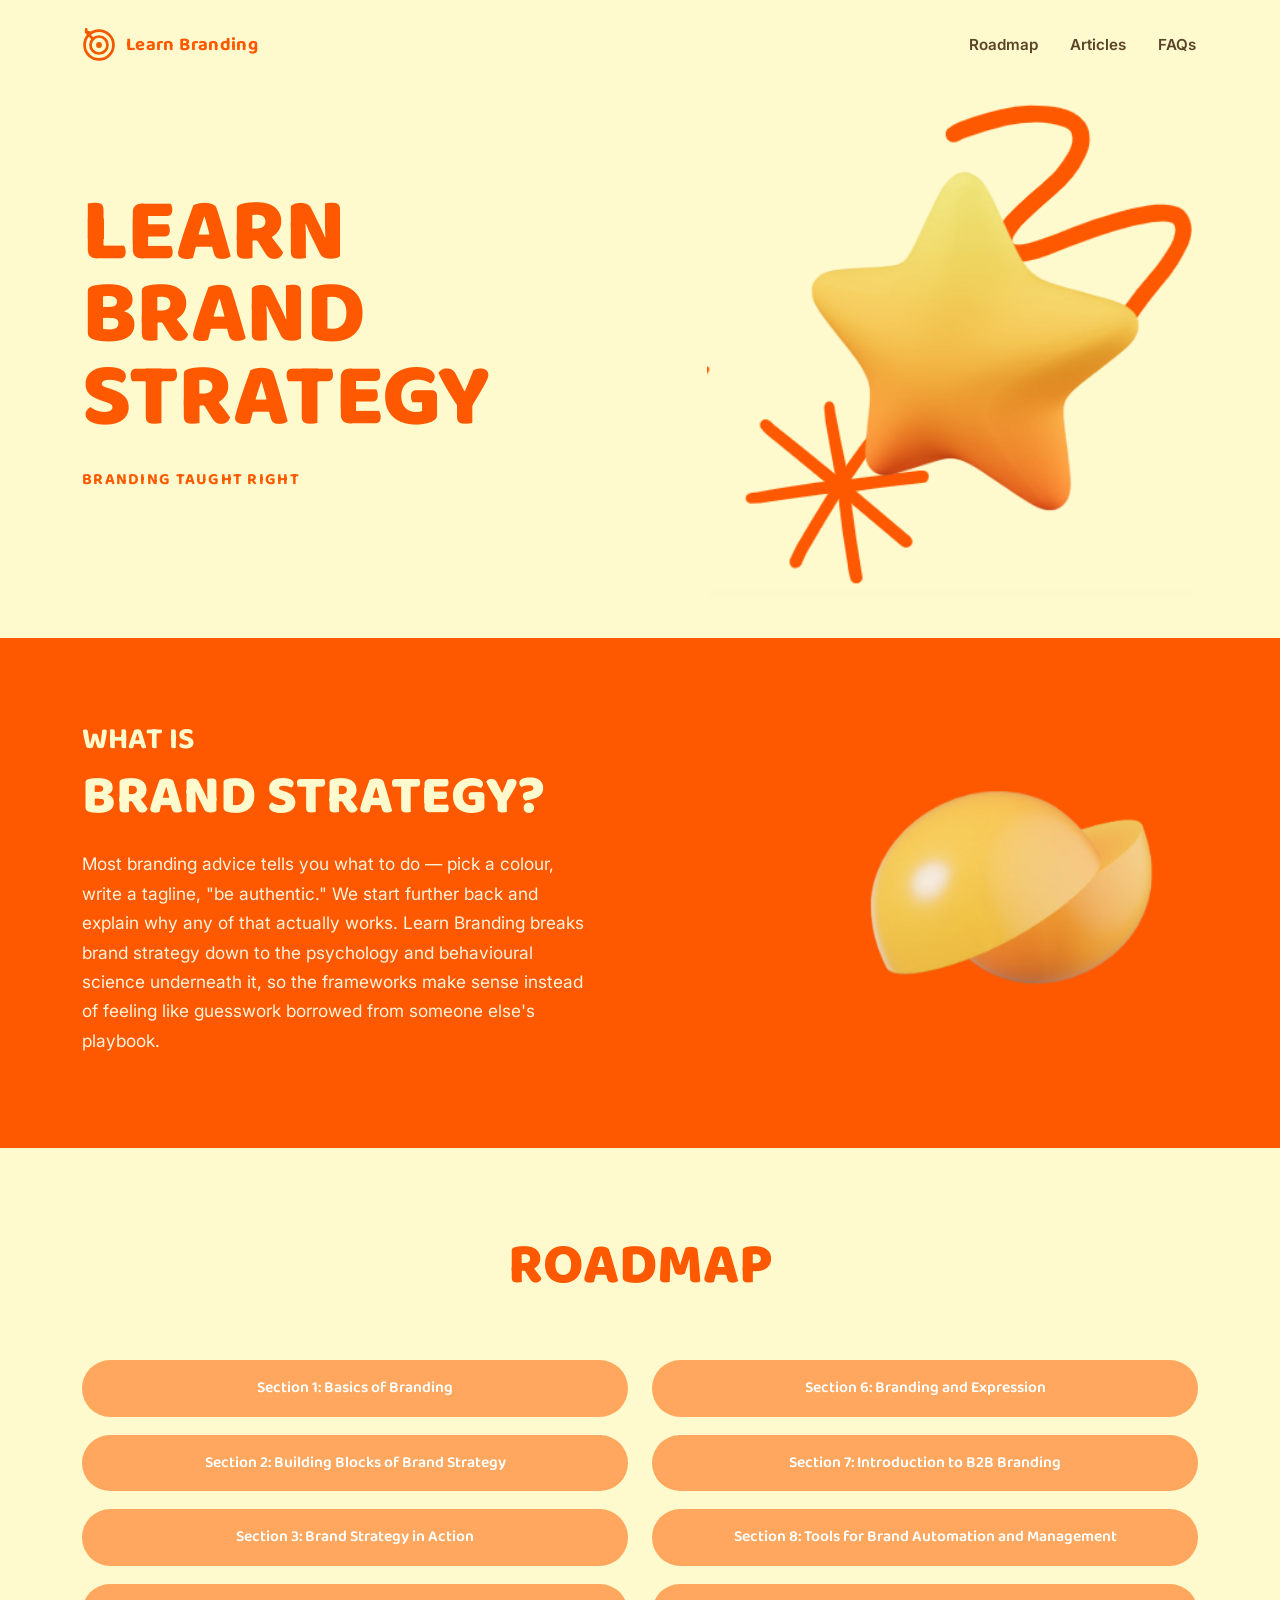
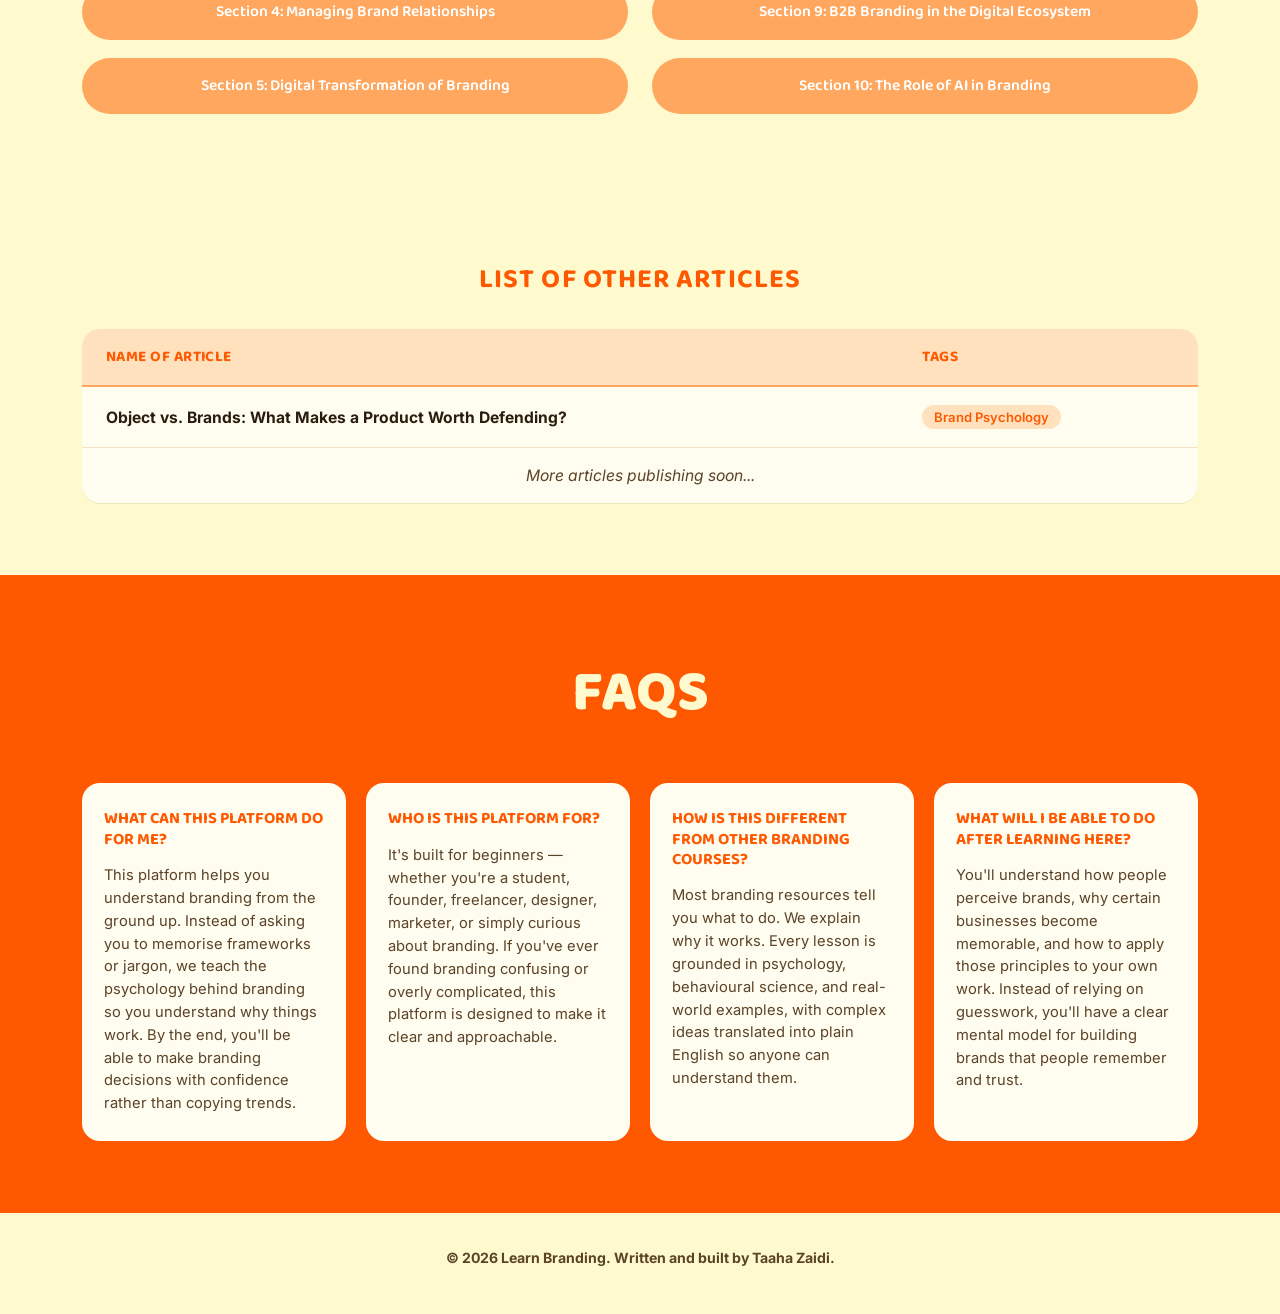
<file: index.html>
<!DOCTYPE html>
<html lang="en">
<head>
<meta charset="UTF-8">
<meta name="viewport" content="width=device-width, initial-scale=1.0">
<title>Learn Branding — Learn Brand Strategy</title>
<meta name="description" content="Branding taught right. Learn brand strategy from the psychology up — not just frameworks, but why they actually work.">
<link rel="preconnect" href="https://fonts.googleapis.com">
<link rel="preconnect" href="https://fonts.gstatic.com" crossorigin>
<link href="https://fonts.googleapis.com/css2?family=Baloo+2:wght@500;600;700;800&family=Inter:wght@400;500;600;700;800&display=swap" rel="stylesheet">
<style>
  :root{
    --cream: #FFFACD;
    --cream-card: #FFFCF0;
    --orange-800: #FE5900;
    --orange-700: #FF6A13;
    --orange-500: #FF7E2E;
    --orange-300: #FFA75E;
    --orange-100: #FFE1BE;
    --ink: #2B1D0E;
    --ink-soft: #5B4327;
    --white: #FFFFFF;
    --max: 1180px;
    --radius-lg: 28px;
    --radius-md: 18px;
    --radius-sm: 12px;
    --font-display: "Baloo 2", sans-serif;
    --font-body: "Inter", sans-serif;
  }

  *{ box-sizing: border-box; }
  html{ scroll-behavior: smooth; }
  body{
    margin:0;
    background: var(--cream);
    color: var(--ink);
    font-family: var(--font-body);
    -webkit-font-smoothing: antialiased;
  }
  img,svg{ display:block; max-width:100%; }
  a{ color: inherit; text-decoration: none; }
  .wrap{
    max-width: var(--max);
    margin: 0 auto;
    padding: 0 32px;
  }
  section{ padding: 72px 0; }
  a:focus-visible, button:focus-visible{
    outline: 3px solid var(--orange-800);
    outline-offset: 3px;
  }

  /* ---------- Header ---------- */
  header.site-header{
    padding: 28px 0 0;
  }
  .site-header .wrap{
    display:flex;
    align-items:center;
    justify-content:space-between;
    flex-wrap: wrap;
    gap: 16px;
  }
  .logo{
    display:flex;
    align-items:center;
    gap:10px;
    font-family: var(--font-display);
    font-weight: 700;
    color: var(--orange-800);
    font-size: 1.15rem;
    letter-spacing: 0.02em;
  }
  .logo svg{ flex-shrink:0; }
  nav.site-nav{
    display:flex;
    gap:28px;
    font-weight:600;
    font-size:0.95rem;
    color: var(--ink-soft);
  }
  nav.site-nav a{
    padding: 6px 2px;
    border-bottom: 2px solid transparent;
    transition: border-color .15s ease, color .15s ease;
  }
  nav.site-nav a:hover{ color: var(--orange-800); border-color: var(--orange-800); }

  /* ---------- Hero ---------- */
  .hero{
    padding-top: 40px;
    padding-bottom: 40px;
  }
  .hero .wrap{
    display:grid;
    grid-template-columns: 1.1fr 0.9fr;
    align-items: center;
    gap: 24px;
  }
  .hero h1{
    font-family: var(--font-display);
    font-weight: 800;
    text-transform: uppercase;
    color: var(--orange-800);
    font-size: clamp(3rem, 7.5vw, 5.6rem);
    line-height: 0.92;
    letter-spacing: -0.01em;
    margin: 0 0 28px;
  }
  .hero h1 span{ display:block; }
  .hero .tagline{
    font-family: var(--font-display);
    font-weight: 700;
    color: var(--orange-800);
    letter-spacing: 0.08em;
    text-transform: uppercase;
    font-size: 1rem;
  }
  .hero-art{
    justify-self: center;
    width: 100%;
  }
  .graphic-slot{
    display:flex;
    align-items:center;
    justify-content:center;
    text-align:center;
    background: var(--cream-card);
    border: 2px dashed var(--orange-300);
    color: var(--ink-soft);
    font-size: 0.85rem;
    line-height: 1.5;
    padding: 20px;
  }
  .graphic-slot span{ opacity: 0.75; }
  img.hero-art, img.orb-art{
    width: 100%;
    height: auto;
  }

  /* ---------- What is section ---------- */
  .what-is{
    background: var(--orange-800);
    color: var(--white);
    padding: 76px 0;
  }
  .what-is .wrap{
    display:grid;
    grid-template-columns: 1.3fr 0.7fr;
    gap: 48px;
    align-items:center;
  }
  .what-is .eyebrow{
    font-family: var(--font-display);
    font-weight: 700;
    text-transform: uppercase;
    font-size: clamp(1.4rem, 3vw, 1.9rem);
    color: var(--cream);
    margin: 0 0 4px;
  }
  .what-is h2{
    font-family: var(--font-display);
    font-weight: 800;
    text-transform: uppercase;
    font-size: clamp(2.1rem, 5vw, 3.4rem);
    line-height: 1.02;
    color: var(--cream);
    margin: 0 0 24px;
  }
  .what-is p{
    font-size: 1.08rem;
    line-height: 1.7;
    max-width: 46ch;
    color: #FFF3DC;
  }
  .orb-art{
    justify-self:center;
    width: 100%;
    max-width: 320px;
  }

  /* ---------- Roadmap ---------- */
  .roadmap h2{
    font-family: var(--font-display);
    font-weight: 800;
    text-transform: uppercase;
    text-align:center;
    color: var(--orange-800);
    font-size: clamp(2.4rem, 6vw, 3.6rem);
    margin: 0 0 48px;
  }
  .roadmap-grid{
    display:grid;
    grid-template-columns: 1fr 1fr;
    gap: 18px 24px;
  }
  .pill{
    background: var(--orange-300);
    color: var(--white);
    font-family: var(--font-display);
    font-weight: 600;
    font-size: 0.98rem;
    text-align:center;
    padding: 18px 26px;
    border-radius: 999px;
    line-height: 1.3;
  }

  /* ---------- Articles table ---------- */
  .articles h2{
    font-family: var(--font-display);
    font-weight: 700;
    text-align:center;
    color: var(--orange-800);
    text-transform: uppercase;
    letter-spacing: 0.04em;
    font-size: clamp(1.3rem, 3vw, 1.7rem);
    margin: 0 0 28px;
  }
  .articles-table{
    width:100%;
    border-collapse: collapse;
    background: var(--cream-card);
    border-radius: var(--radius-md);
    overflow:hidden;
    box-shadow: 0 1px 0 rgba(43,29,14,0.08);
  }
  .articles-table th{
    text-align:left;
    background: var(--orange-100);
    color: var(--orange-800);
    font-family: var(--font-display);
    font-weight: 700;
    font-size: 0.95rem;
    text-transform: uppercase;
    letter-spacing: 0.03em;
    padding: 16px 24px;
    border-bottom: 2px solid var(--orange-300);
  }
  .articles-table td{
    padding: 18px 24px;
    border-bottom: 1px solid #F1E3BE;
    font-size: 0.98rem;
    vertical-align: middle;
  }
  .articles-table tr:last-child td{ border-bottom:none; }
  .articles-table .article-link{
    font-weight: 700;
    color: var(--ink);
    transition: color .15s ease;
  }
  .articles-table .article-link:hover{ color: var(--orange-800); text-decoration:underline; }
  .tag{
    display:inline-block;
    background: var(--orange-100);
    color: var(--orange-800);
    font-weight:600;
    font-size: 0.82rem;
    padding: 4px 12px;
    border-radius: 999px;
  }
  .articles-table .placeholder-row td{
    color: var(--ink-soft);
    font-style: italic;
    text-align:center;
  }

  /* ---------- FAQ ---------- */
  .faq{
    background: var(--orange-800);
    color: var(--white);
  }
  .faq h2{
    font-family: var(--font-display);
    font-weight: 800;
    text-transform: uppercase;
    color: var(--cream);
    text-align:center;
    font-size: clamp(2.4rem, 6vw, 3.6rem);
    margin: 0 0 44px;
  }
  .faq-grid{
    display:grid;
    grid-template-columns: repeat(4, 1fr);
    gap: 20px;
  }
  .faq-card{
    background: var(--cream-card);
    border-radius: var(--radius-md);
    padding: 26px 22px;
  }
  .faq-card h3{
    font-family: var(--font-display);
    font-weight: 700;
    color: var(--orange-800);
    font-size: 1.02rem;
    text-transform: uppercase;
    line-height: 1.25;
    margin: 0 0 14px;
  }
  .faq-card p{
    font-size: 0.92rem;
    line-height: 1.55;
    color: var(--ink-soft);
    margin:0;
  }

  /* ---------- Footer ---------- */
  footer{
    padding: 36px 0 48px;
    text-align:center;
    color: var(--ink-soft);
    font-size: 0.88rem;
  }

  /* ---------- Responsive ---------- */
  @media (max-width: 900px){
    .hero .wrap{ grid-template-columns: 1fr; text-align:center; }
    .hero-art{ margin: 32px auto 0; }
    .what-is .wrap{ grid-template-columns: 1fr; text-align:center; }
    .what-is p{ margin-inline:auto; }
    .orb-art{ margin: 8px auto 0; order: 2; }
    .roadmap-grid{ grid-template-columns: 1fr; }
    .pill:nth-child(1) { order: 1; }
    .pill:nth-child(2) { order: 6; }
    .pill:nth-child(3) { order: 2; }
    .pill:nth-child(4) { order: 7; }
    .pill:nth-child(5) { order: 3; }
    .pill:nth-child(6) { order: 8; }
    .pill:nth-child(7) { order: 4; }
    .pill:nth-child(8) { order: 9; }
    .pill:nth-child(9) { order: 5; }
    .pill:nth-child(10) { order: 10; }
    .faq-grid{ grid-template-columns: 1fr 1fr; }
  }
  @media (max-width: 640px){
    section{ padding: 48px 0; }
    .wrap{ padding: 0 20px; }
    header.site-header{ padding: 20px 0 0; }
    .site-header .wrap{ justify-content:center; text-align:center; }
    nav.site-nav{ gap:16px; font-size:0.85rem; justify-content:center; width:100%; }
    .hero{ padding-top: 28px; padding-bottom: 8px; }
    .hero h1{ font-size: clamp(2.4rem, 13vw, 3.4rem); line-height: 0.95; }
    .hero-art{ max-width: 190px; }
    .what-is{ padding: 52px 0; }
    .what-is p{ font-size: 1rem; }
    .orb-art{ max-width: 160px; }
    .roadmap h2, .faq h2{ font-size: clamp(1.9rem, 9vw, 2.6rem); }
    .faq-grid{ grid-template-columns: 1fr; }
    .articles-table-wrap{ overflow-x: auto; -webkit-overflow-scrolling: touch; }
    .articles-table{ min-width: 480px; }
    .articles-table th, .articles-table td{ padding: 12px 14px; font-size: 0.88rem; }
  }
  @media (max-width: 380px){
  .hero-art, .orb-art{
    display: block;
    max-width: 200px;
    margin: 0 auto;
  }
}
</style>
</head>
<body>

<header class="site-header">
  <div class="wrap">
    <a href="index.html" class="logo">
      <svg width="34" height="34" viewBox="0 0 40 40" aria-hidden="true">
        <circle cx="20" cy="20" r="17" fill="none" stroke="#F15A00" stroke-width="3.2"/>
        <circle cx="20" cy="20" r="10" fill="none" stroke="#F15A00" stroke-width="3.2"/>
        <circle cx="20" cy="20" r="3.4" fill="#F15A00"/>
        <path d="M5 5 L13 13 M5 5 L5 1.5 M5 5 L8.5 5" stroke="#F15A00" stroke-width="3.2" stroke-linecap="round" stroke-linejoin="round" fill="none"/>
      </svg>
      Learn Branding
    </a>
    <nav class="site-nav">
      <a href="#roadmap">Roadmap</a>
      <a href="#articles">Articles</a>
      <a href="#faqs">FAQs</a>
    </nav>
  </div>
</header>

<section class="hero">
  <div class="wrap">
    <div>
      <h1><span>Learn</span><span>Brand</span><span>Strategy</span></h1>
      <p class="tagline">Branding taught right</p>
    </div>
    <img class="hero-art" src="assets/img/hero-graphic2.png" alt="This is a sequence of stars and squiggles to enhance user experience">
    </div>
</section>

<section class="what-is">
  <div class="wrap">
    <div>
      <p class="eyebrow">What is</p>
      <h2>Brand Strategy?</h2>
      <p>Most branding advice tells you what to do — pick a colour, write a tagline, "be authentic." We start further back and explain why any of that actually works. Learn Branding breaks brand strategy down to the psychology and behavioural science underneath it, so the frameworks make sense instead of feeling like guesswork borrowed from someone else's playbook.</p>
    </div>
    <img class="orb-art" src="assets/img/what-is-graphic.png" alt="A decorative orb like shape to enhance user experience">
    </div>
</section>

<section class="roadmap" id="roadmap">
  <div class="wrap">
    <h2>Roadmap</h2>
    <div class="roadmap-grid">
      <div class="pill">Section 1: Basics of Branding</div>
      <div class="pill">Section 6: Branding and Expression</div>
      <div class="pill">Section 2: Building Blocks of Brand Strategy</div>
      <div class="pill">Section 7: Introduction to B2B Branding</div>
      <div class="pill">Section 3: Brand Strategy in Action</div>
      <div class="pill">Section 8: Tools for Brand Automation and Management</div>
      <div class="pill">Section 4: Managing Brand Relationships</div>
      <div class="pill">Section 9: B2B Branding in the Digital Ecosystem</div>
      <div class="pill">Section 5: Digital Transformation of Branding</div>
      <div class="pill">Section 10: The Role of AI in Branding</div>
    </div>
  </div>
</section>

<section class="articles" id="articles">
  <div class="wrap">
    <h2>List of Other Articles</h2>
    <div class="articles-table-wrap">
    <table class="articles-table">
      <thead>
        <tr>
          <th>Name of Article</th>
          <th>Tags</th>
        </tr>
      </thead>
      <tbody>
        <tr>
          <td><a class="article-link" href="articles/objects-vs-brands">Object vs. Brands: What Makes a Product Worth Defending?</a></td>
          <td><span class="tag">Brand Psychology</span></td>
        </tr>
        <tr class="placeholder-row">
          <td colspan="2">More articles publishing soon...</td>
        </tr>
      </tbody>
    </table>
    </div>
  </div>
</section>

<section class="faq" id="faqs">
  <div class="wrap">
    <h2>FAQs</h2>
    <div class="faq-grid">
      <div class="faq-card">
        <h3>What can this platform do for me?</h3>
        <p>This platform helps you understand branding from the ground up. Instead of asking you to memorise frameworks or jargon, we teach the psychology behind branding so you understand why things work. By the end, you'll be able to make branding decisions with confidence rather than copying trends.</p>
      </div>
      <div class="faq-card">
        <h3>Who is this platform for?</h3>
        <p>It's built for beginners — whether you're a student, founder, freelancer, designer, marketer, or simply curious about branding. If you've ever found branding confusing or overly complicated, this platform is designed to make it clear and approachable.</p>
      </div>
      <div class="faq-card">
        <h3>How is this different from other branding courses?</h3>
        <p>Most branding resources tell you what to do. We explain why it works. Every lesson is grounded in psychology, behavioural science, and real-world examples, with complex ideas translated into plain English so anyone can understand them.</p>
      </div>
      <div class="faq-card">
        <h3>What will I be able to do after learning here?</h3>
        <p>You'll understand how people perceive brands, why certain businesses become memorable, and how to apply those principles to your own work. Instead of relying on guesswork, you'll have a clear mental model for building brands that people remember and trust.</p>
      </div>
    </div>
  </div>
</section>

<footer>
  <div class="wrap">
   <b> © 2026 Learn Branding. Written and built by Taaha Zaidi. </b>
  </div>
</footer>

</body>
</html>
</file>
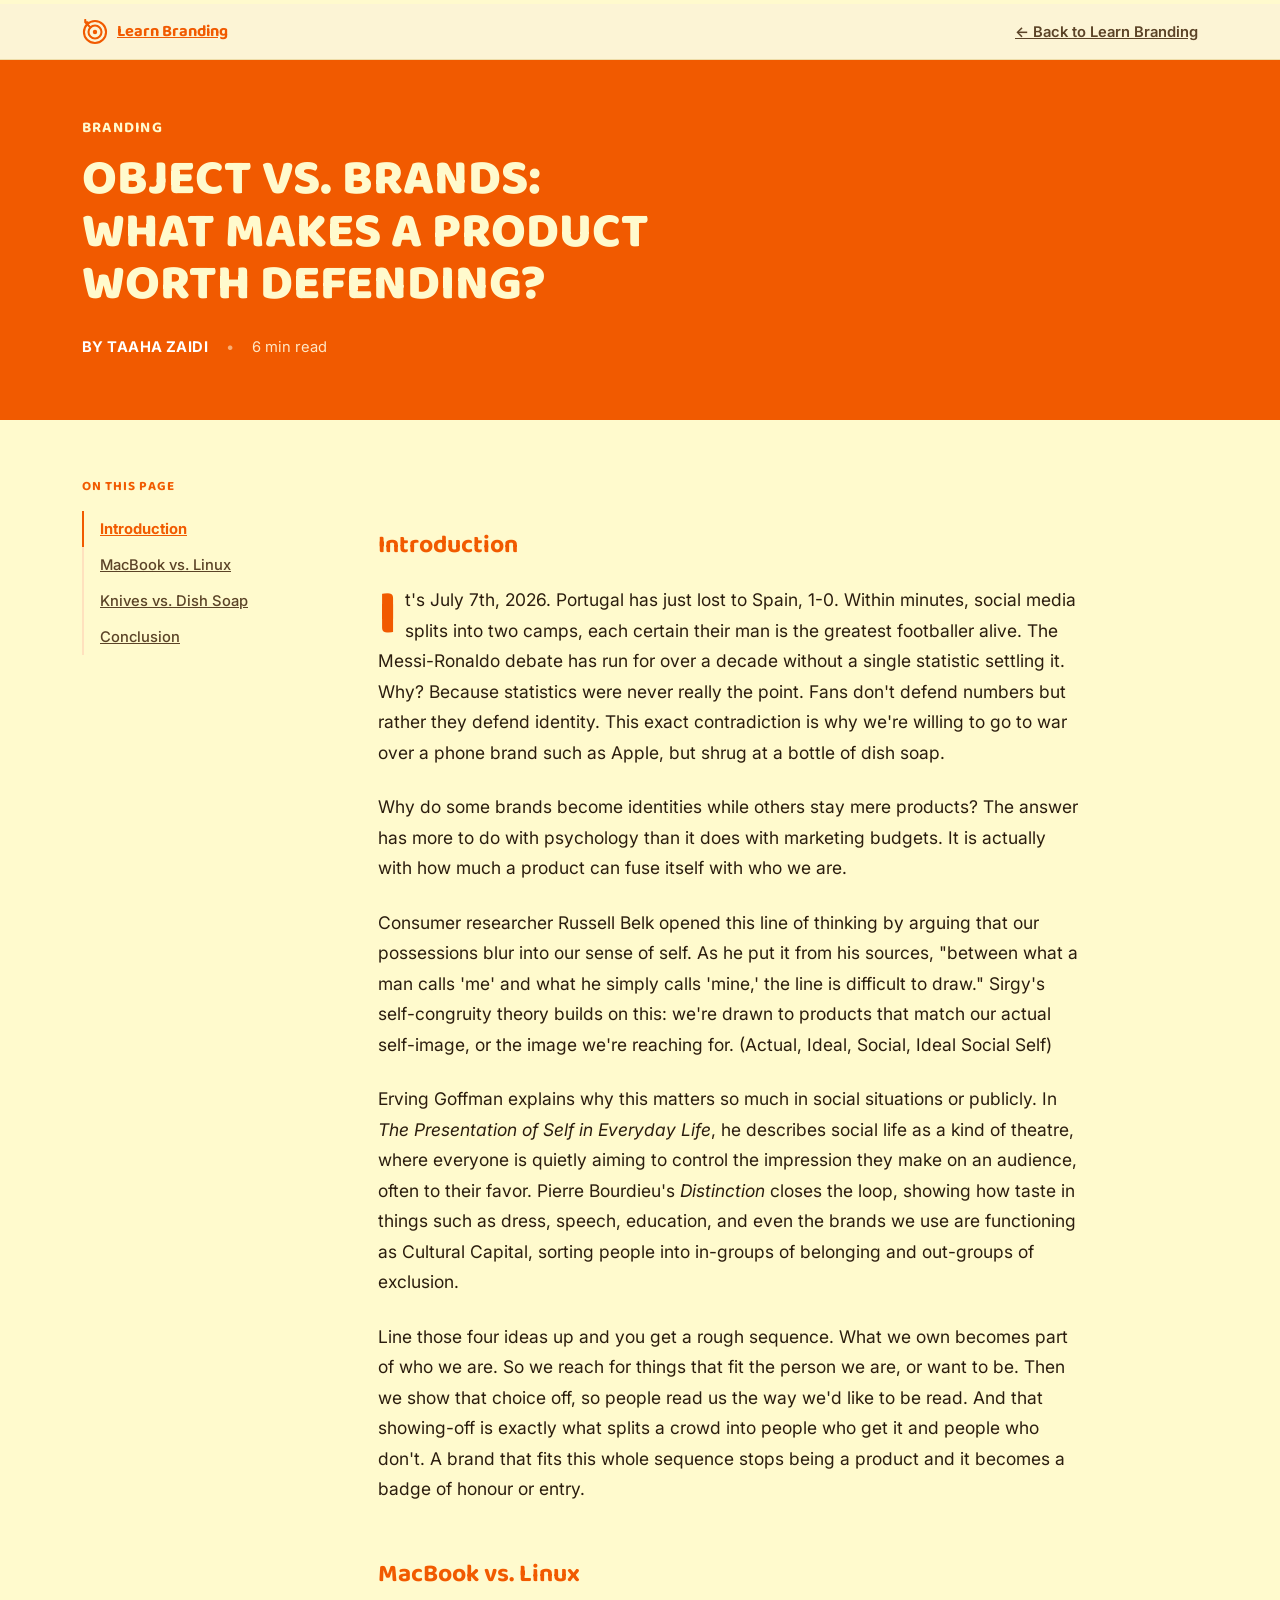
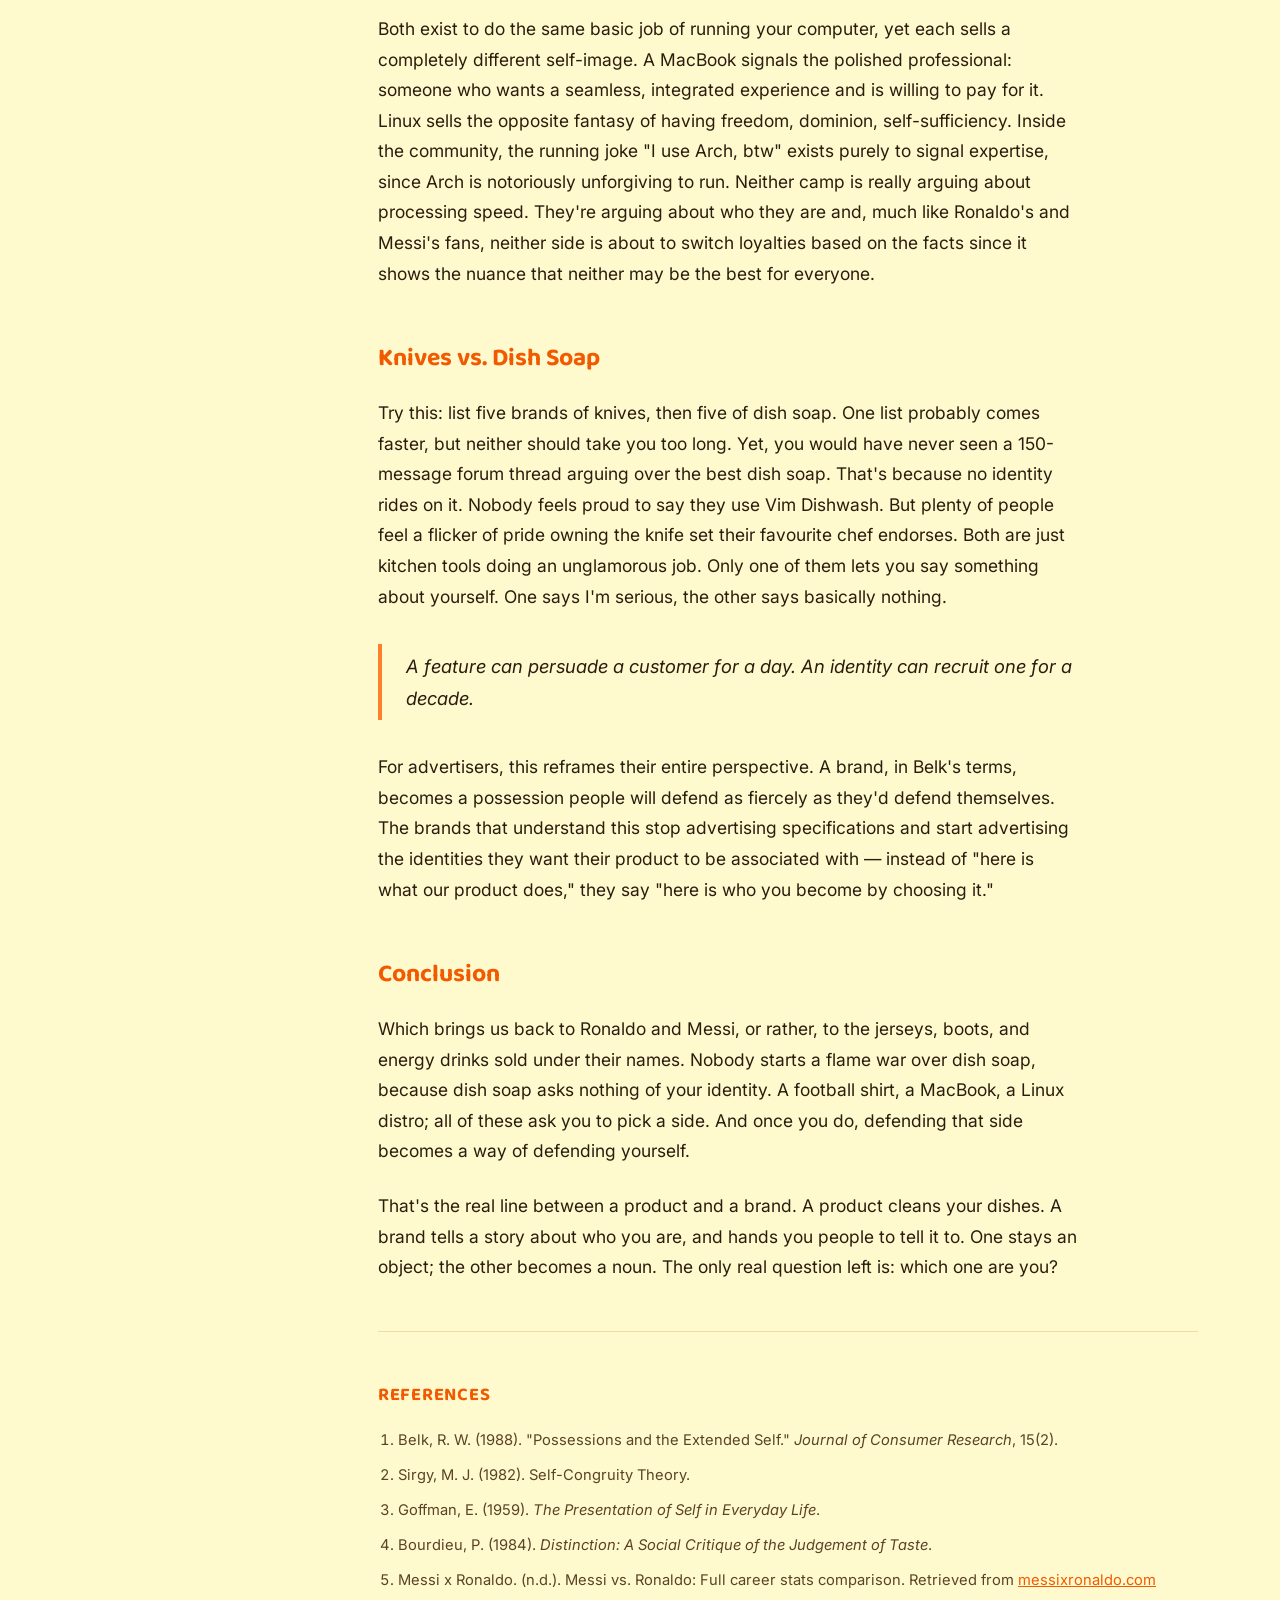
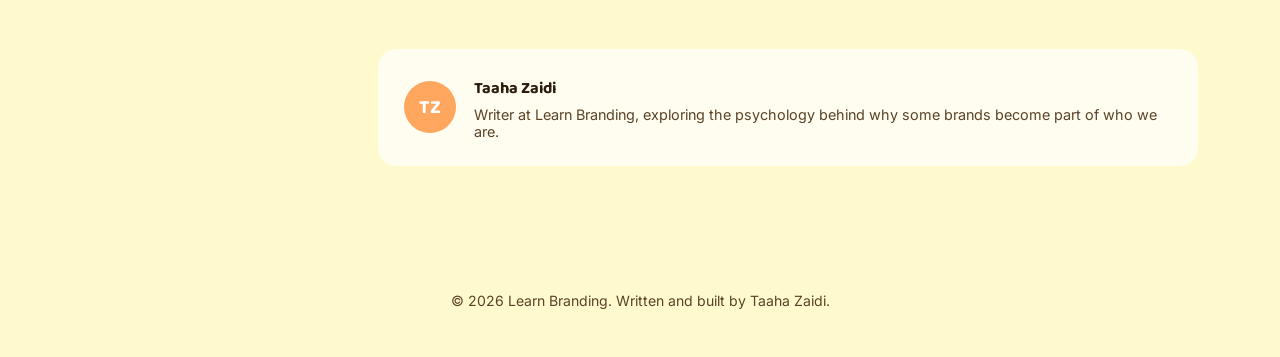
<file: articles/objects-vs-brands/index.html>
<!DOCTYPE html>
<html lang="en">
<head>
<meta charset="UTF-8">
<meta name="viewport" content="width=device-width, initial-scale=1.0">
<title>Object vs. Brands: What Makes a Product Worth Defending? — Learn Branding</title>
<meta name="description" content="Why do some brands become identities while others stay mere products? An essay on Belk, Sirgy, Goffman, Bourdieu, MacBook vs. Linux, and the Messi–Ronaldo debate.">
<link rel="preconnect" href="https://fonts.googleapis.com">
<link rel="preconnect" href="https://fonts.gstatic.com" crossorigin>
<link href="https://fonts.googleapis.com/css2?family=Baloo+2:wght@500;600;700;800&family=Inter:wght@400;500;600;700;800&display=swap" rel="stylesheet">
<style>
  :root{
    --cream: #FFFACD;
    --cream-card: #FFFCF0;
    --orange-800: #F15A00;
    --orange-700: #FF6A13;
    --orange-500: #FF7E2E;
    --orange-300: #FFA75E;
    --orange-100: #FFE1BE;
    --ink: #2B1D0E;
    --ink-soft: #5B4327;
    --white: #FFFFFF;
    --max: 1180px;
    --radius-lg: 28px;
    --radius-md: 18px;
    --radius-sm: 12px;
    --font-display: "Baloo 2", sans-serif;
    --font-body: "Inter", sans-serif;
  }

  *{ box-sizing: border-box; }
  html{ scroll-behavior: smooth; }
  body{
    margin:0;
    background: var(--cream);
    color: var(--ink);
    font-family: var(--font-body);
    -webkit-font-smoothing: antialiased;
  }
  a{ color: inherit; }
  a:focus-visible, button:focus-visible, summary:focus-visible{
    outline: 3px solid var(--orange-800);
    outline-offset: 3px;
  }
  .wrap{ max-width: var(--max); margin:0 auto; padding: 0 32px; }

  /* ---------- Progress bar ---------- */
  .progress-track{
    position: sticky;
    top:0;
    height: 4px;
    width:100%;
    background: transparent;
    z-index: 50;
  }
  .progress-bar{
    height:100%;
    width:0%;
    background: var(--orange-800);
    transition: width .08s linear;
  }

  /* ---------- Top nav ---------- */
  .top-nav{
    position: sticky;
    top: 4px;
    z-index: 40;
    background: rgba(252,243,214,0.92);
    backdrop-filter: blur(6px);
    border-bottom: 1px solid #EEDCA8;
  }
  .top-nav .wrap{
    display:flex;
    align-items:center;
    justify-content:space-between;
    padding: 14px 32px;
  }
  .logo{
    display:flex;
    align-items:center;
    gap:9px;
    font-family: var(--font-display);
    font-weight: 700;
    color: var(--orange-800);
    font-size: 1.02rem;
  }
  .back-link{
    font-weight:600;
    font-size:0.92rem;
    color: var(--ink-soft);
    display:flex;
    align-items:center;
    gap:6px;
  }
  .back-link:hover{ color: var(--orange-800); }

  /* ---------- Hero ---------- */
  .article-hero{
    background: var(--orange-800);
    color: var(--white);
    padding: 56px 0 64px;
  }
  .eyebrow{
    font-family: var(--font-display);
    font-weight: 700;
    text-transform: uppercase;
    letter-spacing: 0.08em;
    color: var(--cream);
    font-size: 0.95rem;
    margin: 0 0 14px;
  }
  .article-hero h1{
    font-family: var(--font-display);
    font-weight: 800;
    text-transform: uppercase;
    font-size: clamp(1.9rem, 4.6vw, 3.1rem);
    line-height: 1.06;
    max-width: 20ch;
    margin: 0 0 26px;
    color: var(--cream);
  }
  .byline{
    display:flex;
    flex-wrap:wrap;
    align-items:center;
    gap: 10px 18px;
    font-size: 0.92rem;
    color: #FFE7C4;
  }
  .byline .author{
    font-weight: 700;
    color: var(--white);
    text-transform: uppercase;
    letter-spacing: 0.03em;
  }
  .byline .dot{ opacity:0.6; }

  /* ---------- Layout ---------- */
  .article-body{
    padding: 56px 0 90px;
  }
  .article-grid{
    display:grid;
    grid-template-columns: 240px minmax(0,1fr);
    gap: 56px;
    align-items:start;
  }

  /* ---------- TOC ---------- */
  .toc{
    position: sticky;
    top: 78px;
  }
  .toc-label{
    font-family: var(--font-display);
    font-weight: 700;
    text-transform: uppercase;
    letter-spacing: 0.06em;
    font-size: 0.82rem;
    color: var(--orange-800);
    margin: 0 0 14px;
  }
  .toc ol{
    list-style:none;
    margin:0;
    padding:0;
    border-left: 2px solid var(--orange-100);
  }
  .toc li{ margin:0; }
  .toc a{
    display:block;
    padding: 9px 0 9px 16px;
    margin-left:-2px;
    border-left: 2px solid transparent;
    font-size: 0.92rem;
    font-weight: 500;
    color: var(--ink-soft);
    transition: color .15s ease, border-color .15s ease;
  }
  .toc a:hover{ color: var(--orange-800); }
  .toc a.active{
    color: var(--orange-800);
    font-weight: 700;
    border-left-color: var(--orange-800);
  }
  .toc-mobile{ display:none; }

  /* ---------- Article typography ---------- */
  article.content{
    max-width: 700px;
    font-size: 1.09rem;
    line-height: 1.75;
  }
  article.content p{ margin: 0 0 24px; }
  article.content p:first-of-type::first-letter{
    font-family: var(--font-display);
    font-weight: 800;
    font-size: 3.6em;
    float:left;
    line-height: 0.82;
    padding: 4px 8px 0 0;
    color: var(--orange-800);
  }
  article.content h2{
    font-family: var(--font-display);
    font-weight: 700;
    color: var(--orange-800);
    font-size: 1.55rem;
    margin: 48px 0 18px;
    scroll-margin-top: 100px;
  }
  article.content blockquote{
    margin: 32px 0;
    padding: 6px 0 6px 24px;
    border-left: 4px solid var(--orange-500);
    font-size: 1.15rem;
    font-style: italic;
    color: var(--ink);
  }
  article.content strong{ color: var(--ink); }

  .divider{
    border:none;
    border-top: 1px solid #EEDCA8;
    margin: 48px 0;
  }

  .refs h2{
    font-family: var(--font-display);
    font-weight: 700;
    color: var(--orange-800);
    font-size: 1.15rem;
    text-transform: uppercase;
    letter-spacing: 0.04em;
    margin: 0 0 18px;
  }
  .refs ol{
    padding-left: 20px;
    margin:0;
    font-size: 0.92rem;
    color: var(--ink-soft);
    line-height: 1.7;
  }
  .refs li{ margin-bottom: 10px; }
  .refs a{ color: var(--orange-800); text-decoration: underline; word-break: break-word; }

  .author-box{
    margin-top: 56px;
    padding: 26px 26px;
    background: var(--cream-card);
    border-radius: var(--radius-md);
    display:flex;
    align-items:center;
    gap: 18px;
  }
  .author-avatar{
    width: 52px;
    height: 52px;
    border-radius: 50%;
    background: var(--orange-300);
    color: var(--white);
    display:flex;
    align-items:center;
    justify-content:center;
    font-family: var(--font-display);
    font-weight: 700;
    font-size: 1.2rem;
    flex-shrink:0;
  }
  .author-box h3{
    font-family: var(--font-display);
    font-size: 1.02rem;
    margin: 0 0 4px;
    color: var(--ink);
  }
  .author-box p{
    margin:0;
    font-size: 0.9rem;
    color: var(--ink-soft);
  }

  footer{
    padding: 36px 0 48px;
    text-align:center;
    color: var(--ink-soft);
    font-size: 0.88rem;
  }

  /* ---------- Responsive ---------- */
  @media (max-width: 900px){
    .article-grid{ grid-template-columns: 1fr; }
    .toc{ display:none; }
    .toc-mobile{
      display:block;
      margin-bottom: 32px;
      background: var(--cream-card);
      border-radius: var(--radius-md);
      padding: 4px 20px;
    }
    .toc-mobile summary{
      cursor:pointer;
      font-family: var(--font-display);
      font-weight:700;
      color: var(--orange-800);
      padding: 16px 0;
      list-style: none;
    }
    .toc-mobile summary::-webkit-details-marker{ display:none; }
    .toc-mobile ol{
      list-style:none; margin:0; padding: 0 0 16px;
      border-left:none;
    }
    .toc-mobile a{
      display:block; padding:8px 0; font-size:0.95rem; color: var(--ink-soft); font-weight:500;
    }
  }
  @media (max-width: 560px){
    .wrap{ padding: 0 20px; }
    .top-nav .wrap{ padding: 12px 20px; }
    article.content{ font-size: 1.02rem; }
  }
</style>
</head>
<body>

<div class="progress-track"><div class="progress-bar" id="progressBar"></div></div>

<nav class="top-nav">
  <div class="wrap">
    <a href="index.html" class="logo">
      <svg width="26" height="26" viewBox="0 0 40 40" aria-hidden="true">
        <circle cx="20" cy="20" r="17" fill="none" stroke="#F15A00" stroke-width="3.2"/>
        <circle cx="20" cy="20" r="10" fill="none" stroke="#F15A00" stroke-width="3.2"/>
        <circle cx="20" cy="20" r="3.4" fill="#F15A00"/>
        <path d="M5 5 L13 13 M5 5 L5 1.5 M5 5 L8.5 5" stroke="#F15A00" stroke-width="3.2" stroke-linecap="round" stroke-linejoin="round" fill="none"/>
      </svg>
      Learn Branding
    </a>
    <a href="/index.html" class="back-link">&larr; Back to Learn Branding</a>
  </div>
</nav>

<header class="article-hero">
  <div class="wrap">
    <p class="eyebrow">Branding</p>
    <h1>Object vs. Brands: What Makes a Product Worth Defending?</h1>
    <div class="byline">
      <span class="author">By Taaha Zaidi</span>
      <span class="dot">&bull;</span>
      <span>6 min read</span>
    </div>
  </div>
</header>

<div class="article-body">
  <div class="wrap">
    <div class="article-grid">

      <aside class="toc">
        <p class="toc-label">On this page</p>
        <ol>
          <li><a href="#introduction">Introduction</a></li>
          <li><a href="#macbook-vs-linux">MacBook vs. Linux</a></li>
          <li><a href="#knives-vs-dish-soap">Knives vs. Dish Soap</a></li>
          <li><a href="#conclusion">Conclusion</a></li>
        </ol>
      </aside>

      <div>
        <details class="toc-mobile">
          <summary>On this page</summary>
          <ol>
            <li><a href="#introduction">Introduction</a></li>
            <li><a href="#macbook-vs-linux">MacBook vs. Linux</a></li>
            <li><a href="#knives-vs-dish-soap">Knives vs. Dish Soap</a></li>
            <li><a href="#conclusion">Conclusion</a></li>
          </ol>
        </details>

        <article class="content">

          <h2 id="introduction">Introduction</h2>

          <p>It's July 7th, 2026. Portugal has just lost to Spain, 1-0. Within minutes, social media splits into two camps, each certain their man is the greatest footballer alive. The Messi-Ronaldo debate has run for over a decade without a single statistic settling it. Why? Because statistics were never really the point. Fans don't defend numbers but rather they defend identity. This exact contradiction is why we're willing to go to war over a phone brand such as Apple, but shrug at a bottle of dish soap.</p>

          <p>Why do some brands become identities while others stay mere products? The answer has more to do with psychology than it does with marketing budgets. It is actually with how much a product can fuse itself with who we are.</p>

          <p>Consumer researcher Russell Belk opened this line of thinking by arguing that our possessions blur into our sense of self. As he put it from his sources, "between what a man calls 'me' and what he simply calls 'mine,' the line is difficult to draw." Sirgy's self-congruity theory builds on this: we're drawn to products that match our actual self-image, or the image we're reaching for. (Actual, Ideal, Social, Ideal Social Self)</p>

          <p>Erving Goffman explains why this matters so much in social situations or publicly. In <em>The Presentation of Self in Everyday Life</em>, he describes social life as a kind of theatre, where everyone is quietly aiming to control the impression they make on an audience, often to their favor. Pierre Bourdieu's <em>Distinction</em> closes the loop, showing how taste in things such as dress, speech, education, and even the brands we use are functioning as Cultural Capital, sorting people into in-groups of belonging and out-groups of exclusion.</p>

          <p>Line those four ideas up and you get a rough sequence. What we own becomes part of who we are. So we reach for things that fit the person we are, or want to be. Then we show that choice off, so people read us the way we'd like to be read. And that showing-off is exactly what splits a crowd into people who get it and people who don't. A brand that fits this whole sequence stops being a product and it becomes a badge of honour or entry.</p>

          <h2 id="macbook-vs-linux">MacBook vs. Linux</h2>

          <p>Both exist to do the same basic job of running your computer, yet each sells a completely different self-image. A MacBook signals the polished professional: someone who wants a seamless, integrated experience and is willing to pay for it. Linux sells the opposite fantasy of having freedom, dominion, self-sufficiency. Inside the community, the running joke "I use Arch, btw" exists purely to signal expertise, since Arch is notoriously unforgiving to run. Neither camp is really arguing about processing speed. They're arguing about who they are and, much like Ronaldo's and Messi's fans, neither side is about to switch loyalties based on the facts since it shows the nuance that neither may be the best for everyone.</p>

          <h2 id="knives-vs-dish-soap">Knives vs. Dish Soap</h2>

          <p>Try this: list five brands of knives, then five of dish soap. One list probably comes faster, but neither should take you too long. Yet, you would have never seen a 150-message forum thread arguing over the best dish soap. That's because no identity rides on it. Nobody feels proud to say they use Vim Dishwash. But plenty of people feel a flicker of pride owning the knife set their favourite chef endorses. Both are just kitchen tools doing an unglamorous job. Only one of them lets you say something about yourself. One says I'm serious, the other says basically nothing.</p>

          <blockquote>A feature can persuade a customer for a day. An identity can recruit one for a decade.</blockquote>

          <p>For advertisers, this reframes their entire perspective. A brand, in Belk's terms, becomes a possession people will defend as fiercely as they'd defend themselves. The brands that understand this stop advertising specifications and start advertising the identities they want their product to be associated with — instead of "here is what our product does," they say "here is who you become by choosing it."</p>

          <h2 id="conclusion">Conclusion</h2>

          <p>Which brings us back to Ronaldo and Messi, or rather, to the jerseys, boots, and energy drinks sold under their names. Nobody starts a flame war over dish soap, because dish soap asks nothing of your identity. A football shirt, a MacBook, a Linux distro; all of these ask you to pick a side. And once you do, defending that side becomes a way of defending yourself.</p>

          <p>That's the real line between a product and a brand. A product cleans your dishes. A brand tells a story about who you are, and hands you people to tell it to. One stays an object; the other becomes a noun. The only real question left is: which one are you?</p>

        </article>

        <hr class="divider">

        <div class="refs">
          <h2>References</h2>
          <ol>
            <li>Belk, R. W. (1988). "Possessions and the Extended Self." <em>Journal of Consumer Research</em>, 15(2).</li>
            <li>Sirgy, M. J. (1982). Self-Congruity Theory.</li>
            <li>Goffman, E. (1959). <em>The Presentation of Self in Everyday Life</em>.</li>
            <li>Bourdieu, P. (1984). <em>Distinction: A Social Critique of the Judgement of Taste</em>.</li>
            <li>Messi x Ronaldo. (n.d.). Messi vs. Ronaldo: Full career stats comparison. Retrieved from <a href="https://messixronaldo.com/blog/messi-vs-ronaldo-full-career-stats-comparison/" target="_blank" rel="noopener">messixronaldo.com</a></li>
          </ol>
        </div>

        <div class="author-box">
          <div class="author-avatar">TZ</div>
          <div>
            <h3>Taaha Zaidi</h3>
            <p>Writer at Learn Branding, exploring the psychology behind why some brands become part of who we are.</p>
          </div>
        </div>

      </div>
    </div>
  </div>
</div>

<footer>
  <div class="wrap">
    © 2026 Learn Branding. Written and built by Taaha Zaidi.
  </div>
</footer>

<script>
  // Reading progress bar
  const progressBar = document.getElementById('progressBar');
  function updateProgress(){
    const scrollTop = window.scrollY;
    const docHeight = document.documentElement.scrollHeight - window.innerHeight;
    const pct = docHeight > 0 ? (scrollTop / docHeight) * 100 : 0;
    progressBar.style.width = pct + '%';
  }
  window.addEventListener('scroll', updateProgress, { passive: true });
  updateProgress();

  // TOC scroll-spy
  const tocLinks = document.querySelectorAll('.toc a, .toc-mobile a');
  const headings = Array.from(document.querySelectorAll('article.content h2'));
  function updateActiveTOC(){
    let currentId = headings[0] ? headings[0].id : null;
    for (const h of headings){
      if (h.getBoundingClientRect().top < 140) currentId = h.id;
    }
    tocLinks.forEach(a => {
      a.classList.toggle('active', a.getAttribute('href') === '#' + currentId);
    });
  }
  window.addEventListener('scroll', updateActiveTOC, { passive: true });
  updateActiveTOC();
</script>

</body>
</html>
</file>
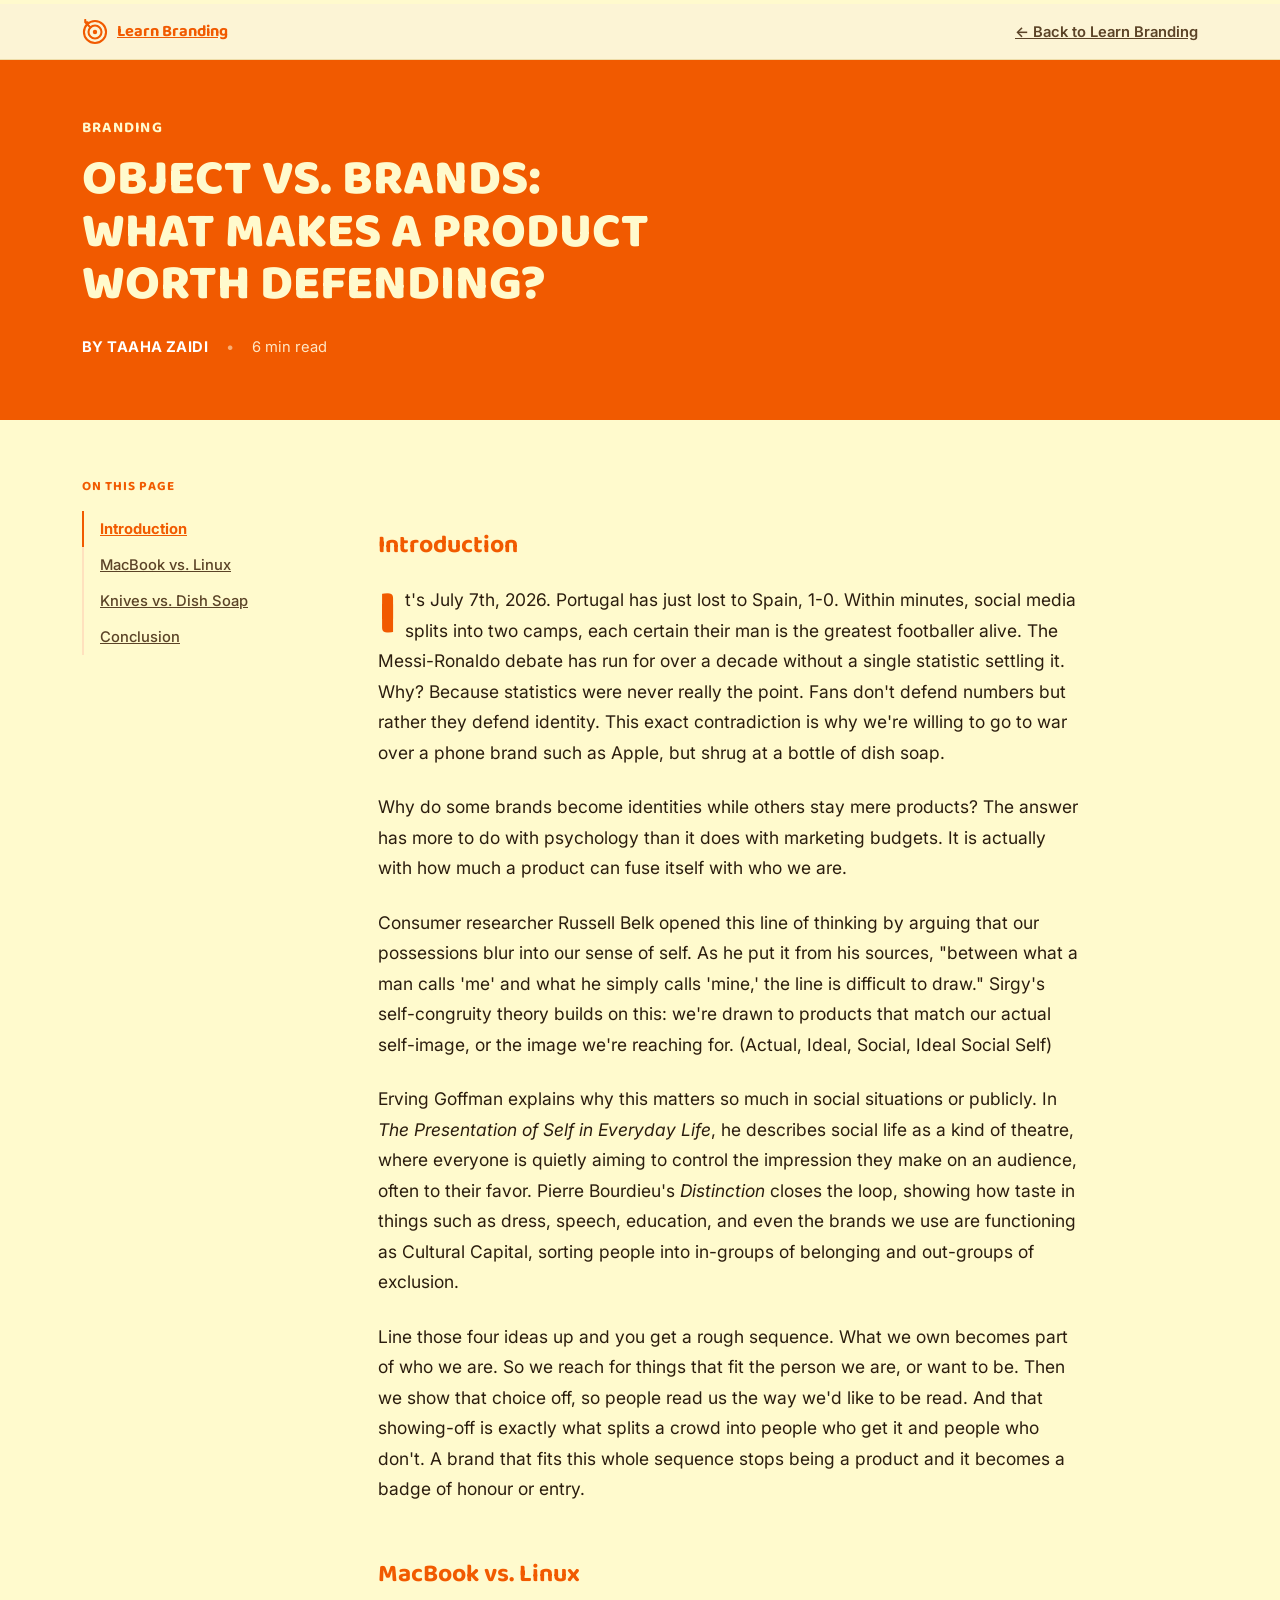
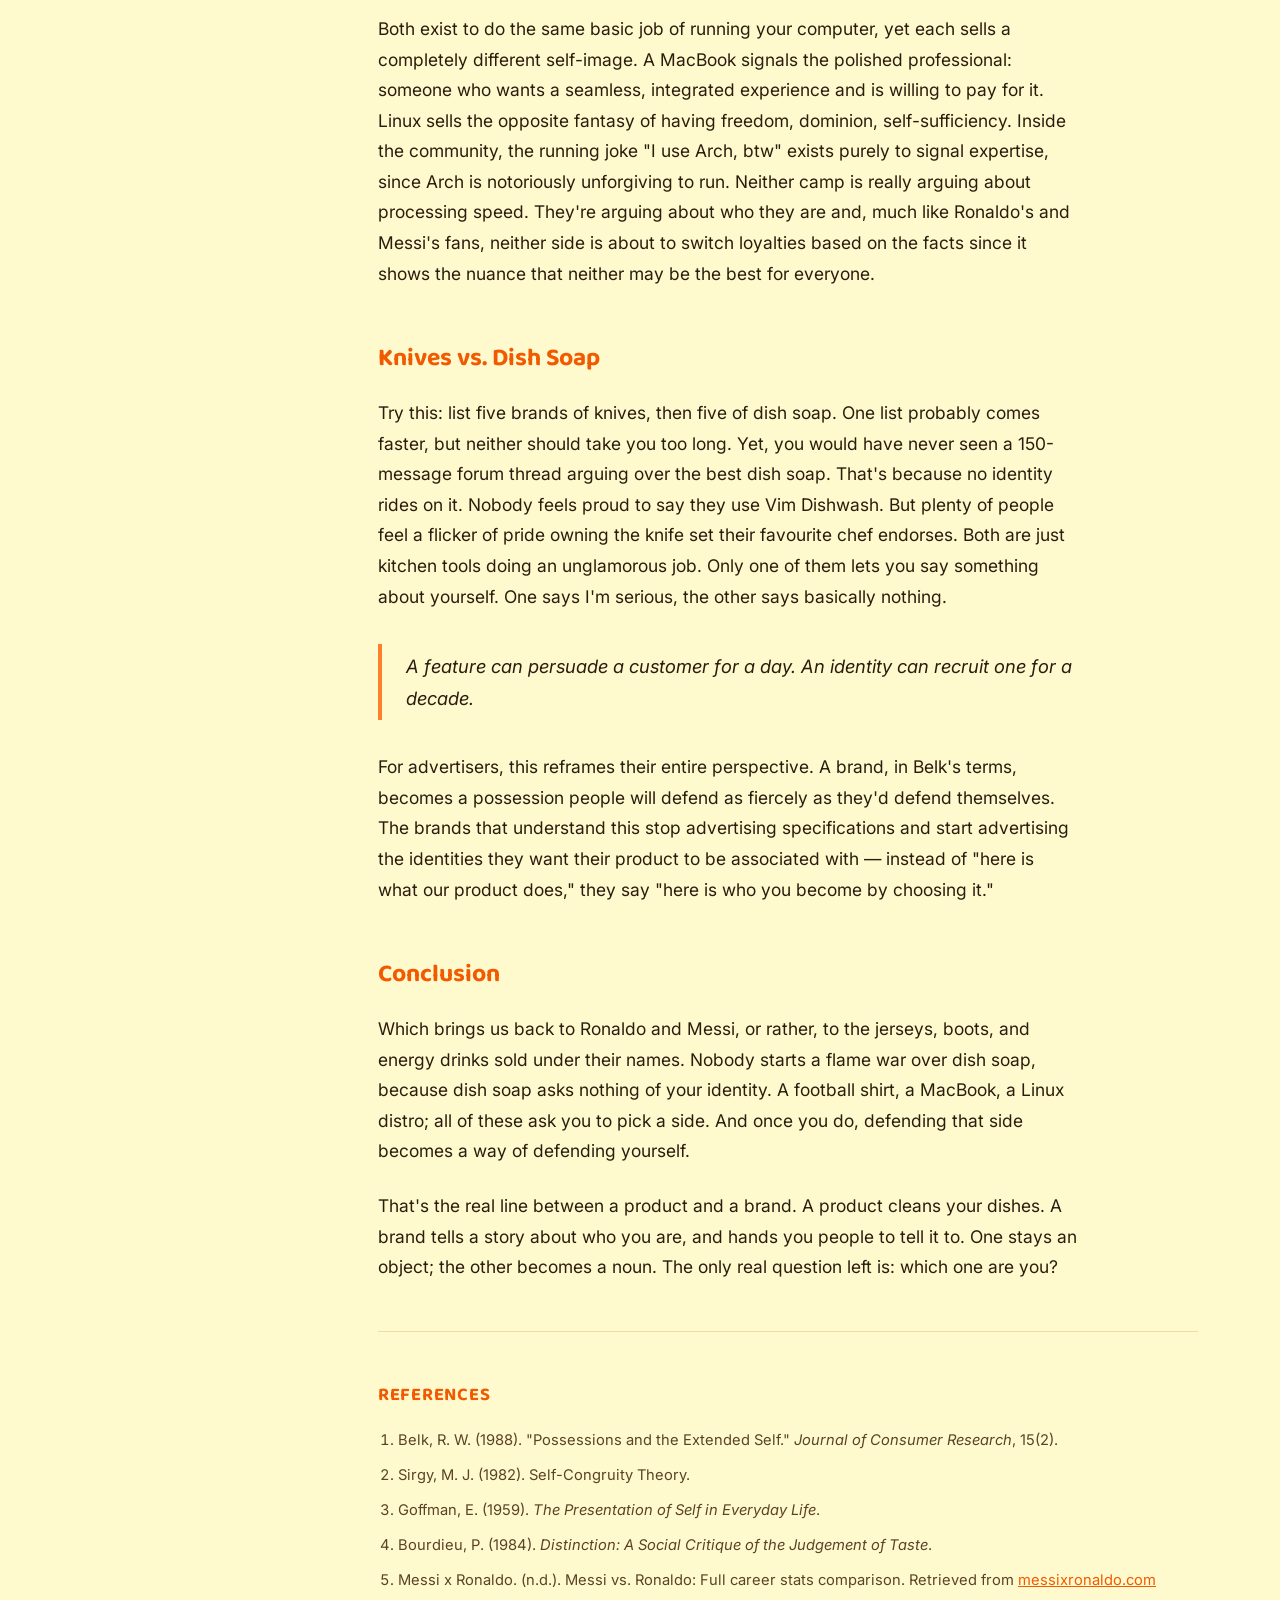
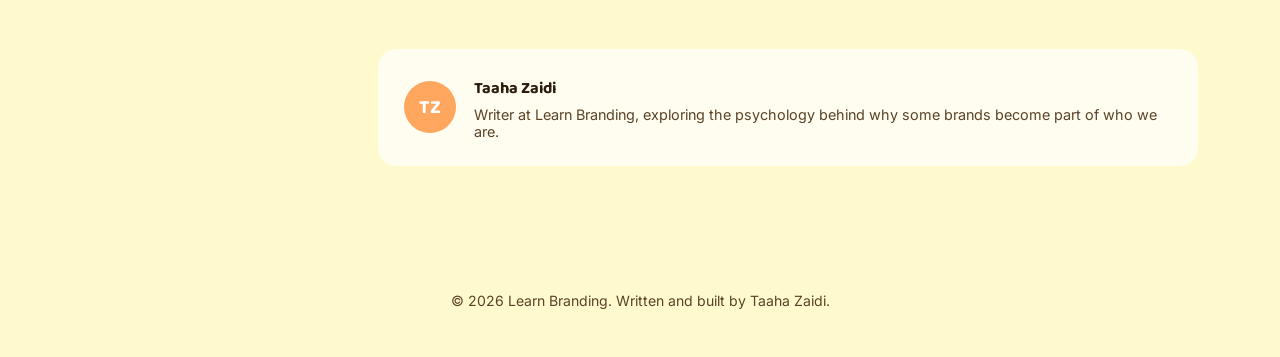
<file: article.html>
<!DOCTYPE html>
<html lang="en">
<head>
<meta charset="UTF-8">
<meta name="viewport" content="width=device-width, initial-scale=1.0">
<title>Object vs. Brands: What Makes a Product Worth Defending? — Learn Branding</title>
<meta name="description" content="Why do some brands become identities while others stay mere products? An essay on Belk, Sirgy, Goffman, Bourdieu, MacBook vs. Linux, and the Messi–Ronaldo debate.">
<link rel="preconnect" href="https://fonts.googleapis.com">
<link rel="preconnect" href="https://fonts.gstatic.com" crossorigin>
<link href="https://fonts.googleapis.com/css2?family=Baloo+2:wght@500;600;700;800&family=Inter:wght@400;500;600;700;800&display=swap" rel="stylesheet">
<style>
  :root{
    --cream: #FFFACD;
    --cream-card: #FFFCF0;
    --orange-800: #F15A00;
    --orange-700: #FF6A13;
    --orange-500: #FF7E2E;
    --orange-300: #FFA75E;
    --orange-100: #FFE1BE;
    --ink: #2B1D0E;
    --ink-soft: #5B4327;
    --white: #FFFFFF;
    --max: 1180px;
    --radius-lg: 28px;
    --radius-md: 18px;
    --radius-sm: 12px;
    --font-display: "Baloo 2", sans-serif;
    --font-body: "Inter", sans-serif;
  }

  *{ box-sizing: border-box; }
  html{ scroll-behavior: smooth; }
  body{
    margin:0;
    background: var(--cream);
    color: var(--ink);
    font-family: var(--font-body);
    -webkit-font-smoothing: antialiased;
  }
  a{ color: inherit; }
  a:focus-visible, button:focus-visible, summary:focus-visible{
    outline: 3px solid var(--orange-800);
    outline-offset: 3px;
  }
  .wrap{ max-width: var(--max); margin:0 auto; padding: 0 32px; }

  /* ---------- Progress bar ---------- */
  .progress-track{
    position: sticky;
    top:0;
    height: 4px;
    width:100%;
    background: transparent;
    z-index: 50;
  }
  .progress-bar{
    height:100%;
    width:0%;
    background: var(--orange-800);
    transition: width .08s linear;
  }

  /* ---------- Top nav ---------- */
  .top-nav{
    position: sticky;
    top: 4px;
    z-index: 40;
    background: rgba(252,243,214,0.92);
    backdrop-filter: blur(6px);
    border-bottom: 1px solid #EEDCA8;
  }
  .top-nav .wrap{
    display:flex;
    align-items:center;
    justify-content:space-between;
    padding: 14px 32px;
  }
  .logo{
    display:flex;
    align-items:center;
    gap:9px;
    font-family: var(--font-display);
    font-weight: 700;
    color: var(--orange-800);
    font-size: 1.02rem;
  }
  .back-link{
    font-weight:600;
    font-size:0.92rem;
    color: var(--ink-soft);
    display:flex;
    align-items:center;
    gap:6px;
  }
  .back-link:hover{ color: var(--orange-800); }

  /* ---------- Hero ---------- */
  .article-hero{
    background: var(--orange-800);
    color: var(--white);
    padding: 56px 0 64px;
  }
  .eyebrow{
    font-family: var(--font-display);
    font-weight: 700;
    text-transform: uppercase;
    letter-spacing: 0.08em;
    color: var(--cream);
    font-size: 0.95rem;
    margin: 0 0 14px;
  }
  .article-hero h1{
    font-family: var(--font-display);
    font-weight: 800;
    text-transform: uppercase;
    font-size: clamp(1.9rem, 4.6vw, 3.1rem);
    line-height: 1.06;
    max-width: 20ch;
    margin: 0 0 26px;
    color: var(--cream);
  }
  .byline{
    display:flex;
    flex-wrap:wrap;
    align-items:center;
    gap: 10px 18px;
    font-size: 0.92rem;
    color: #FFE7C4;
  }
  .byline .author{
    font-weight: 700;
    color: var(--white);
    text-transform: uppercase;
    letter-spacing: 0.03em;
  }
  .byline .dot{ opacity:0.6; }

  /* ---------- Layout ---------- */
  .article-body{
    padding: 56px 0 90px;
  }
  .article-grid{
    display:grid;
    grid-template-columns: 240px minmax(0,1fr);
    gap: 56px;
    align-items:start;
  }

  /* ---------- TOC ---------- */
  .toc{
    position: sticky;
    top: 78px;
  }
  .toc-label{
    font-family: var(--font-display);
    font-weight: 700;
    text-transform: uppercase;
    letter-spacing: 0.06em;
    font-size: 0.82rem;
    color: var(--orange-800);
    margin: 0 0 14px;
  }
  .toc ol{
    list-style:none;
    margin:0;
    padding:0;
    border-left: 2px solid var(--orange-100);
  }
  .toc li{ margin:0; }
  .toc a{
    display:block;
    padding: 9px 0 9px 16px;
    margin-left:-2px;
    border-left: 2px solid transparent;
    font-size: 0.92rem;
    font-weight: 500;
    color: var(--ink-soft);
    transition: color .15s ease, border-color .15s ease;
  }
  .toc a:hover{ color: var(--orange-800); }
  .toc a.active{
    color: var(--orange-800);
    font-weight: 700;
    border-left-color: var(--orange-800);
  }
  .toc-mobile{ display:none; }

  /* ---------- Article typography ---------- */
  article.content{
    max-width: 700px;
    font-size: 1.09rem;
    line-height: 1.75;
  }
  article.content p{ margin: 0 0 24px; }
  article.content p:first-of-type::first-letter{
    font-family: var(--font-display);
    font-weight: 800;
    font-size: 3.6em;
    float:left;
    line-height: 0.82;
    padding: 4px 8px 0 0;
    color: var(--orange-800);
  }
  article.content h2{
    font-family: var(--font-display);
    font-weight: 700;
    color: var(--orange-800);
    font-size: 1.55rem;
    margin: 48px 0 18px;
    scroll-margin-top: 100px;
  }
  article.content blockquote{
    margin: 32px 0;
    padding: 6px 0 6px 24px;
    border-left: 4px solid var(--orange-500);
    font-size: 1.15rem;
    font-style: italic;
    color: var(--ink);
  }
  article.content strong{ color: var(--ink); }

  .divider{
    border:none;
    border-top: 1px solid #EEDCA8;
    margin: 48px 0;
  }

  .refs h2{
    font-family: var(--font-display);
    font-weight: 700;
    color: var(--orange-800);
    font-size: 1.15rem;
    text-transform: uppercase;
    letter-spacing: 0.04em;
    margin: 0 0 18px;
  }
  .refs ol{
    padding-left: 20px;
    margin:0;
    font-size: 0.92rem;
    color: var(--ink-soft);
    line-height: 1.7;
  }
  .refs li{ margin-bottom: 10px; }
  .refs a{ color: var(--orange-800); text-decoration: underline; word-break: break-word; }

  .author-box{
    margin-top: 56px;
    padding: 26px 26px;
    background: var(--cream-card);
    border-radius: var(--radius-md);
    display:flex;
    align-items:center;
    gap: 18px;
  }
  .author-avatar{
    width: 52px;
    height: 52px;
    border-radius: 50%;
    background: var(--orange-300);
    color: var(--white);
    display:flex;
    align-items:center;
    justify-content:center;
    font-family: var(--font-display);
    font-weight: 700;
    font-size: 1.2rem;
    flex-shrink:0;
  }
  .author-box h3{
    font-family: var(--font-display);
    font-size: 1.02rem;
    margin: 0 0 4px;
    color: var(--ink);
  }
  .author-box p{
    margin:0;
    font-size: 0.9rem;
    color: var(--ink-soft);
  }

  footer{
    padding: 36px 0 48px;
    text-align:center;
    color: var(--ink-soft);
    font-size: 0.88rem;
  }

  /* ---------- Responsive ---------- */
  @media (max-width: 900px){
    .article-grid{ grid-template-columns: 1fr; }
    .toc{ display:none; }
    .toc-mobile{
      display:block;
      margin-bottom: 32px;
      background: var(--cream-card);
      border-radius: var(--radius-md);
      padding: 4px 20px;
    }
    .toc-mobile summary{
      cursor:pointer;
      font-family: var(--font-display);
      font-weight:700;
      color: var(--orange-800);
      padding: 16px 0;
      list-style: none;
    }
    .toc-mobile summary::-webkit-details-marker{ display:none; }
    .toc-mobile ol{
      list-style:none; margin:0; padding: 0 0 16px;
      border-left:none;
    }
    .toc-mobile a{
      display:block; padding:8px 0; font-size:0.95rem; color: var(--ink-soft); font-weight:500;
    }
  }
  @media (max-width: 560px){
    .wrap{ padding: 0 20px; }
    .top-nav .wrap{ padding: 12px 20px; }
    article.content{ font-size: 1.02rem; }
  }
</style>
</head>
<body>

<div class="progress-track"><div class="progress-bar" id="progressBar"></div></div>

<nav class="top-nav">
  <div class="wrap">
    <a href="index.html" class="logo">
      <svg width="26" height="26" viewBox="0 0 40 40" aria-hidden="true">
        <circle cx="20" cy="20" r="17" fill="none" stroke="#F15A00" stroke-width="3.2"/>
        <circle cx="20" cy="20" r="10" fill="none" stroke="#F15A00" stroke-width="3.2"/>
        <circle cx="20" cy="20" r="3.4" fill="#F15A00"/>
        <path d="M5 5 L13 13 M5 5 L5 1.5 M5 5 L8.5 5" stroke="#F15A00" stroke-width="3.2" stroke-linecap="round" stroke-linejoin="round" fill="none"/>
      </svg>
      Learn Branding
    </a>
    <a href="index.html" class="back-link">&larr; Back to Learn Branding</a>
  </div>
</nav>

<header class="article-hero">
  <div class="wrap">
    <p class="eyebrow">Branding</p>
    <h1>Object vs. Brands: What Makes a Product Worth Defending?</h1>
    <div class="byline">
      <span class="author">By Taaha Zaidi</span>
      <span class="dot">&bull;</span>
      <span>6 min read</span>
    </div>
  </div>
</header>

<div class="article-body">
  <div class="wrap">
    <div class="article-grid">

      <aside class="toc">
        <p class="toc-label">On this page</p>
        <ol>
          <li><a href="#introduction">Introduction</a></li>
          <li><a href="#macbook-vs-linux">MacBook vs. Linux</a></li>
          <li><a href="#knives-vs-dish-soap">Knives vs. Dish Soap</a></li>
          <li><a href="#conclusion">Conclusion</a></li>
        </ol>
      </aside>

      <div>
        <details class="toc-mobile">
          <summary>On this page</summary>
          <ol>
            <li><a href="#introduction">Introduction</a></li>
            <li><a href="#macbook-vs-linux">MacBook vs. Linux</a></li>
            <li><a href="#knives-vs-dish-soap">Knives vs. Dish Soap</a></li>
            <li><a href="#conclusion">Conclusion</a></li>
          </ol>
        </details>

        <article class="content">

          <h2 id="introduction">Introduction</h2>

          <p>It's July 7th, 2026. Portugal has just lost to Spain, 1-0. Within minutes, social media splits into two camps, each certain their man is the greatest footballer alive. The Messi-Ronaldo debate has run for over a decade without a single statistic settling it. Why? Because statistics were never really the point. Fans don't defend numbers but rather they defend identity. This exact contradiction is why we're willing to go to war over a phone brand such as Apple, but shrug at a bottle of dish soap.</p>

          <p>Why do some brands become identities while others stay mere products? The answer has more to do with psychology than it does with marketing budgets. It is actually with how much a product can fuse itself with who we are.</p>

          <p>Consumer researcher Russell Belk opened this line of thinking by arguing that our possessions blur into our sense of self. As he put it from his sources, "between what a man calls 'me' and what he simply calls 'mine,' the line is difficult to draw." Sirgy's self-congruity theory builds on this: we're drawn to products that match our actual self-image, or the image we're reaching for. (Actual, Ideal, Social, Ideal Social Self)</p>

          <p>Erving Goffman explains why this matters so much in social situations or publicly. In <em>The Presentation of Self in Everyday Life</em>, he describes social life as a kind of theatre, where everyone is quietly aiming to control the impression they make on an audience, often to their favor. Pierre Bourdieu's <em>Distinction</em> closes the loop, showing how taste in things such as dress, speech, education, and even the brands we use are functioning as Cultural Capital, sorting people into in-groups of belonging and out-groups of exclusion.</p>

          <p>Line those four ideas up and you get a rough sequence. What we own becomes part of who we are. So we reach for things that fit the person we are, or want to be. Then we show that choice off, so people read us the way we'd like to be read. And that showing-off is exactly what splits a crowd into people who get it and people who don't. A brand that fits this whole sequence stops being a product and it becomes a badge of honour or entry.</p>

          <h2 id="macbook-vs-linux">MacBook vs. Linux</h2>

          <p>Both exist to do the same basic job of running your computer, yet each sells a completely different self-image. A MacBook signals the polished professional: someone who wants a seamless, integrated experience and is willing to pay for it. Linux sells the opposite fantasy of having freedom, dominion, self-sufficiency. Inside the community, the running joke "I use Arch, btw" exists purely to signal expertise, since Arch is notoriously unforgiving to run. Neither camp is really arguing about processing speed. They're arguing about who they are and, much like Ronaldo's and Messi's fans, neither side is about to switch loyalties based on the facts since it shows the nuance that neither may be the best for everyone.</p>

          <h2 id="knives-vs-dish-soap">Knives vs. Dish Soap</h2>

          <p>Try this: list five brands of knives, then five of dish soap. One list probably comes faster, but neither should take you too long. Yet, you would have never seen a 150-message forum thread arguing over the best dish soap. That's because no identity rides on it. Nobody feels proud to say they use Vim Dishwash. But plenty of people feel a flicker of pride owning the knife set their favourite chef endorses. Both are just kitchen tools doing an unglamorous job. Only one of them lets you say something about yourself. One says I'm serious, the other says basically nothing.</p>

          <blockquote>A feature can persuade a customer for a day. An identity can recruit one for a decade.</blockquote>

          <p>For advertisers, this reframes their entire perspective. A brand, in Belk's terms, becomes a possession people will defend as fiercely as they'd defend themselves. The brands that understand this stop advertising specifications and start advertising the identities they want their product to be associated with — instead of "here is what our product does," they say "here is who you become by choosing it."</p>

          <h2 id="conclusion">Conclusion</h2>

          <p>Which brings us back to Ronaldo and Messi, or rather, to the jerseys, boots, and energy drinks sold under their names. Nobody starts a flame war over dish soap, because dish soap asks nothing of your identity. A football shirt, a MacBook, a Linux distro; all of these ask you to pick a side. And once you do, defending that side becomes a way of defending yourself.</p>

          <p>That's the real line between a product and a brand. A product cleans your dishes. A brand tells a story about who you are, and hands you people to tell it to. One stays an object; the other becomes a noun. The only real question left is: which one are you?</p>

        </article>

        <hr class="divider">

        <div class="refs">
          <h2>References</h2>
          <ol>
            <li>Belk, R. W. (1988). "Possessions and the Extended Self." <em>Journal of Consumer Research</em>, 15(2).</li>
            <li>Sirgy, M. J. (1982). Self-Congruity Theory.</li>
            <li>Goffman, E. (1959). <em>The Presentation of Self in Everyday Life</em>.</li>
            <li>Bourdieu, P. (1984). <em>Distinction: A Social Critique of the Judgement of Taste</em>.</li>
            <li>Messi x Ronaldo. (n.d.). Messi vs. Ronaldo: Full career stats comparison. Retrieved from <a href="https://messixronaldo.com/blog/messi-vs-ronaldo-full-career-stats-comparison/" target="_blank" rel="noopener">messixronaldo.com</a></li>
          </ol>
        </div>

        <div class="author-box">
          <div class="author-avatar">TZ</div>
          <div>
            <h3>Taaha Zaidi</h3>
            <p>Writer at Learn Branding, exploring the psychology behind why some brands become part of who we are.</p>
          </div>
        </div>

      </div>
    </div>
  </div>
</div>

<footer>
  <div class="wrap">
    © 2026 Learn Branding. Written and built by Taaha Zaidi.
  </div>
</footer>

<script>
  // Reading progress bar
  const progressBar = document.getElementById('progressBar');
  function updateProgress(){
    const scrollTop = window.scrollY;
    const docHeight = document.documentElement.scrollHeight - window.innerHeight;
    const pct = docHeight > 0 ? (scrollTop / docHeight) * 100 : 0;
    progressBar.style.width = pct + '%';
  }
  window.addEventListener('scroll', updateProgress, { passive: true });
  updateProgress();

  // TOC scroll-spy
  const tocLinks = document.querySelectorAll('.toc a, .toc-mobile a');
  const headings = Array.from(document.querySelectorAll('article.content h2'));
  function updateActiveTOC(){
    let currentId = headings[0] ? headings[0].id : null;
    for (const h of headings){
      if (h.getBoundingClientRect().top < 140) currentId = h.id;
    }
    tocLinks.forEach(a => {
      a.classList.toggle('active', a.getAttribute('href') === '#' + currentId);
    });
  }
  window.addEventListener('scroll', updateActiveTOC, { passive: true });
  updateActiveTOC();
</script>

</body>
</html>
</file>
